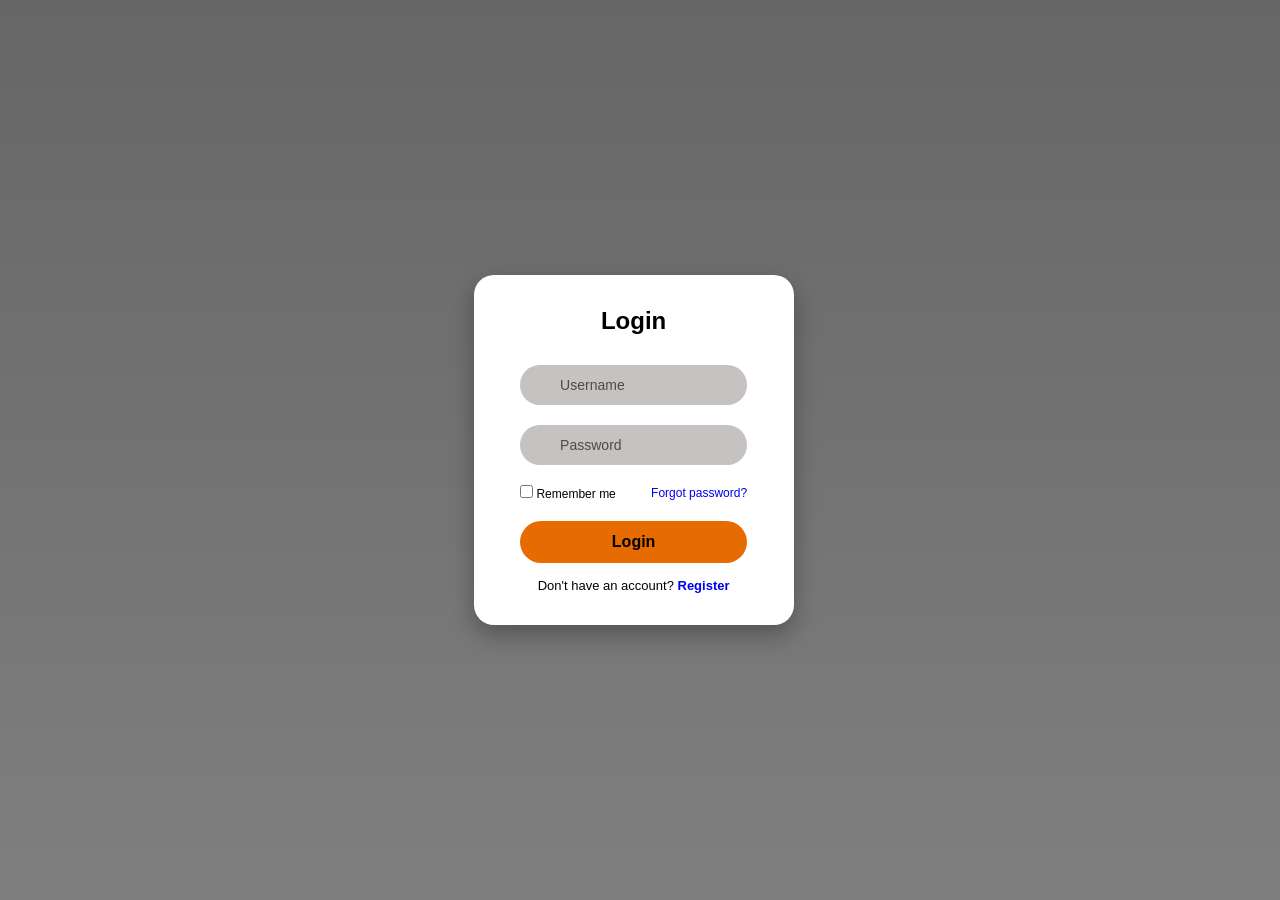
<file: index.html>
<!DOCTYPE html>
<html lang="en">
<head>
<meta charset="UTF-8">
<meta name="viewport" content="width=device-width, initial-scale=1.0">
<title>form</title>
<link rel="stylesheet" href="style.css">
</head>

<body>

<!-- Login Form -->
<div class="formCon">
  <div class="login-card">
    <h2>Login</h2>

    <form id="loginForm" action="home.html">
      
      <div class="input-group">
        <i class="fas fa-user"></i>
        <input type="text" id="username" placeholder="Username" required>
      </div>

      <div class="input-group">
        <i class="fas fa-lock"></i>
        <input type="password" id="password" placeholder="Password" required>
      </div>

      <div class="options">
        <label><input type="checkbox" id="rememberMe"> Remember me</label>
        <a href="#">Forgot password?</a>
      </div>

      <button type="submit">Login</button>

      <p class="register-text">
        Don't have an account? <a href="sign up.html">Register</a>
      </p>

    </form>
  </div>
</div>

<script src="script.js"></script>
</body>
</html>
</file>
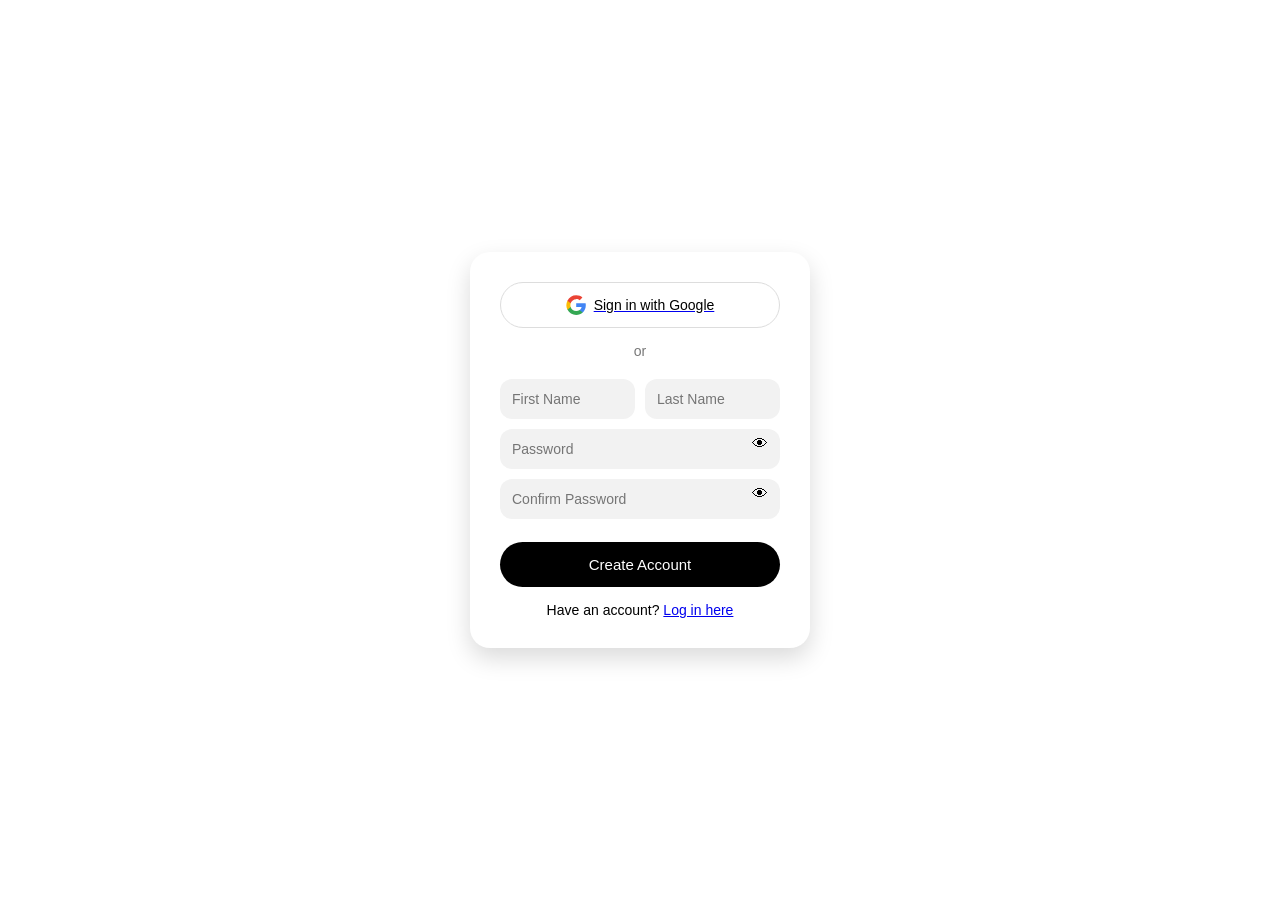
<file: sign up.html>
<!DOCTYPE html>
<html lang="en">
<head>
<meta charset="UTF-8">
<meta name="viewport" content="width=device-width, initial-scale=1.0">
<title>Signup Form</title>
<style>
*{
    margin:0;
    padding:0;
    box-sizing:border-box;
    font-family:Arial, Helvetica, sans-serif;
}

body{
    height:100vh;
    display:flex;
    justify-content:center;
    align-items:center;
    background-image: url("https://i.pinimg.com/736x/fc/39/ca/fc39caff68f41da8351c1ab52be3bd27.jpg");
    background-position: center;
    background-repeat: no-repeat;
    background-size: cover;
    
}

.container{
    width:340px;
    background:#fff;
    padding:30px;
    border-radius:20px;
    box-shadow:0 10px 25px rgba(0,0,0,0.15);
}

.google-btn{
    width:100%;
    padding:12px;
    border-radius:25px;
    border:1px solid #ddd;
    background:#fff;
    cursor:pointer;
    font-size:14px;
    margin-bottom:15px;
    display:flex;
    align-items:center;
    justify-content:center;
    gap:8px;
}

.google-btn svg{
    width:20px;
    height:20px;
}

.or{
    text-align:center;
    margin:10px 0;
    color:#777;
    font-size:14px;
}

.name-group{
    display:flex;
    gap:10px;
}

input{
    width:100%;
    padding:12px;
    border:none;
    background:#f2f2f2;
    border-radius:12px;
    margin-top:10px;
    font-size:14px;
}

.password-box{
    position:relative;
}

.eye{
    position:absolute;
    right:12px;
    top:50%;
    transform:translateY(-50%);
    cursor:pointer;
    user-select:none;
}

.create-btn{
    width:100%;
    padding:14px;
    border:none;
    background:black;
    color:white;
    border-radius:25px;
    font-size:15px;
    margin-top:15px;
    cursor:pointer;
}

.create-btn:hover{
    background:#222;
}

.login{
    text-align:center;
    margin-top:15px;
    font-size:14px;
}

.error{
    color:red;
    font-size:12px;
    margin-top:8px;
}
</style>
</head>
<body>
<div class="container">
<a href="home.html"><button class="google-btn">
    <svg viewBox="0 0 533.5 544.3">
        <path fill="#4285F4" d="M533.5 278.4c0-17.8-1.5-35-4.4-51.8H272v98h146.9c-6.3 34-25.2 62.8-53.6 82v68h86.7c50.7-46.7 81.5-115.7 81.5-196.2z"/>
        <path fill="#34A853" d="M272 544.3c72.6 0 133.5-24 178-65.3l-86.7-68c-24.1 16.1-55.1 25.7-91.3 25.7-70.3 0-129.9-47.3-151.2-111.2H33.3v69.7C77.8 490.1 169 544.3 272 544.3z"/>
        <path fill="#FBBC05" d="M120.8 323.5c-10.5-31.2-10.5-64.9 0-96.1V157.7H33.3c-38.5 75.7-38.5 166.1 0 241.8l87.5-76z"/>
        <path fill="#EA4335" d="M272 107.5c37.2 0 70.6 12.8 96.8 33.2l72.5-72.5C405.6 31.5 344.7 7.5 272 7.5 169 7.5 77.8 61.7 33.3 157.7l87.5 69.7c21.3-63.9 80.9-111.2 151.2-111.2z"/>
    </svg>
    Sign in with Google
</button></a>

<div class="or">or</div>

<form id="signupForm" action="home.html">
    <div class="name-group">
        <input type="text" id="fname" placeholder="First Name" required>
        <input type="text" id="lname" placeholder="Last Name" required>
    </div>

    <div class="password-box">
        <input type="password" id="password" placeholder="Password" required>
        <span class="eye" id="togglePassword">👁</span>
    </div>

    <div class="password-box">
        <input type="password" id="confirmPassword" placeholder="Confirm Password" required>
        <span class="eye" id="toggleConfirm">👁</span>
    </div>

    <p class="error" id="error"></p>

    <button class="create-btn" type="submit">Create Account</button>
</form>

<div class="login">
    Have an account? <a href="index.html">Log in here</a>
</div>

<script src="script.js"></script>
</body>
</html>
</file>
<file: style.css>
* {
  margin: 0;
  padding: 0;
  font-family: Arial, sans-serif;
  box-sizing: border-box;
}

/* Main container */
.main {
  width: 100%;
  height: 100vh;
  position: relative;
}

/* Navbar */
.navbar {
  width: 100%;
  height: 75px;
  padding: 0 80px;
  display: block;
  position: absolute;
  top: 0;
  left: 0;
  z-index: 3;
  background: transparent;
    margin-top: 20px;
}

.logo {
  width: 100px;
  height: 100px;
  float: left;
}

.logo img {
  width: 100%;
  height: 100%;
}
/* Shift menu closer to search */
.menu {
  list-style: none;
  float: left;
  margin-top: 30px;
  margin-left: 285px; /* Adjust to bring menu near search */
}

.menu li {
  display: inline-block;
  margin: 10px 10px;
}

.menu li a {
  text-decoration: none;
  color: white;
  font-weight: bold;
}

.menu li a:hover {
  color: #ff7200;
}

/* Search */
.search {
  float: right;
  margin-right: 20px;
  margin-top: 30px;
  gap: 10px;
}

.srch {
  width: 200px;
  height: 35px;
  padding-left: 10px;
  border: 1px solid #ff7200;
  background: transparent;
  color: white;
  border-radius: 10px;

}
.search ::placeholder { 
  color: whitesmoke;
}

.btn {
  background: #ff7200;
  border: none;
  padding: 8px 15px;
  color: white;
  cursor: pointer;
  border-radius: 10px;
  border: 1px solid #ff7200;
  
}

/* Slider */
.slider {
  position: relative;
  width: 100%;
  height: 100vh;
  overflow: hidden;
}

/* Slides container */
.slides {
  display: flex;
  width: 400%;
  height: 100%;
  animation: slide 16s linear infinite;
}

.slides img {
  width: 25%;
  height: 100vh;
  object-fit: cover;
  filter: brightness(50%);
}

/* Hero Text */
.text {
  position: absolute;
  top: 50%;
  left: 80px;
  transform: translateY(-50%);
  color: white;
  max-width: 750px;
}

.text h1 {
  font-size: 50px;
  margin-bottom: 10px;
  font-family: cursive;
}

.text p {
  font-size: 20px;
}

/* Login Form */
.formCon {
  height: 100vh;
  background: linear-gradient(rgba(0,0,0,0.6), rgba(0,0,0,0.5)),
url("https://i.pinimg.com/736x/fc/39/ca/fc39caff68f41da8351c1ab52be3bd27.jpg");
  background-size: cover;
  background-position: center;
  background-repeat: no-repeat;
  display: flex;
  align-items: center;
  justify-content: center;
}

/* Login Card */
.login-card {
  position: absolute;
  top: 50%;
  right: 38%;
  transform: translateY(-50%);
  width: 320px;
  height: 350px;
  padding: 20px 30px;
  background-color: white;
  border-radius: 20px;
  box-shadow: 0 10px 25px rgba(0,0,0,0.3);
  text-align: center;
  backdrop-filter: blur(10px); /* frosted glass effect */
  /* z-index: 1; */
  font-family: Arial, sans-serif;
    display: flex;
    flex-direction: column;
    align-items: center;
    justify-content: center;
}

/* Card heading */
.login-card h2 {
  margin-bottom: 30px;
  font-size: 24px;
  font-weight: bold;
}

/* Input group */
.input-group {
  position: relative;
  margin-bottom: 20px;
  border-radius: 30px;
  background-color: #c0bcbc;

}

.input-group i {
  position: absolute;
  left: 12px;
  top: 50%;
  transform: translateY(-50%);
  /* color: #fff; */
  opacity: 0.7;
}

.input-group input {
  width: 100%;
  padding: 12px 12px 12px 40px;
  border-radius: 25px;
  border: none;
  outline: none;
  background: rgba(228, 225, 225, 0.15);
  /* color: white; */
  font-size: 14px;
}

.input-group input::placeholder {
  color: rgba(27, 24, 24, 0.7);
}

/* Options row */
.options {
  display: flex;
  justify-content: space-between;
  align-items: center;
  font-size: 12px;
  margin-bottom: 20px;
}

.options a {
  /* color: #fff; */
  text-decoration: none;
}

.options a:hover {
  text-decoration: underline;
}

/* Login button */
.login-card button {
  width: 100%;
  padding: 12px;
  border: none;
  border-radius: 25px;
  background: #e66b00;
  color: black;
  font-size: 16px;
  font-weight: bold;
  cursor: pointer;
  transition: 0.3s;
}

.login-card button:hover {
  background-color: #e66b00;
}

/* Register text */
.register-text {
  margin-top: 15px;
  font-size: 13px;
}

.register-text a {
  /* color: #fff; */
  font-weight: bold;
  text-decoration: none;
}

.register-text a:hover {
  text-decoration: underline;
}

/* Slider Animation */
@keyframes slide {
  0%   { transform: translateX(0%); }
  20%  { transform: translateX(0%); }
  25%  { transform: translateX(-25%); }
  45%  { transform: translateX(-25%); }
  50%  { transform: translateX(-50%); }
  70%  { transform: translateX(-50%); }
  75%  { transform: translateX(-75%); }
  95%  { transform: translateX(-75%); }
  100% { transform: translateX(0%); }
}

/* card section */
section {
  background:linear-gradient(135deg,#C7EABB,#A2CB8B);
  padding: 10px;
}
.heading {
  background-color: rgb(183, 242, 183);
  height: 70px;
  width: 350px;
  margin: 30px auto;
  display: flex;
  justify-content: center;
  align-items: center;
  border-radius: 10px;
  box-shadow: 0 0 15px green;

}
.heading h2 {
  font-size: 34px;
  font-family: cursive;
  display: flex;
  align-items: center;
  justify-content: center;
}
.container {
  display: flex;
  flex-direction: row;
  justify-content: center;
  flex-wrap: wrap;
  gap: 80px;
}

.card {
  width: 300px;
  margin-bottom: 25px;
}

.card .card-inner {
  position: relative;
  height: 300px;
  border-radius: 25px;
  overflow: hidden;
}

.card .card-inner .box .img-box {
  position: absolute;
  inset: 0;
  transition: 0.3s all linear;
}

.card .card-inner .box .img-box:hover {
  transform: scale(1.1);
}

.card .card-inner .box .img-box img {
  width: 100%;
  height: 100%;
  object-fit: cover;
}

.icon {
  position: absolute;
  bottom: 0;
  right: 0;
  width: 80px;
  height: 80px;
  border-top-left-radius: 50px;
  padding: 12px;
  background-color: white;
}

.icon::after {
  position: absolute;
  content: "";
  top: -18px;
  right: 0;
  background: transparent;
  width: 18px;
  height: 18px;
  border-bottom-right-radius: 30px;
  box-shadow: 10px 10px 10px 5px #fff;
}

.icon::before {
  position: absolute;
  content: "";
  bottom: 0;
  left: -18px;
  background: transparent;
  width: 18px;
  height: 18px;
  border-bottom-right-radius: 30px;
  box-shadow: 10px 10px 0 10px #fff;
}

.icon span {
  transform: rotate(-40deg);
  display: flex;
  align-items: center;
  justify-content: center;
  width: 80px;
  height: 80px;
  border-radius: 50px;
  background-color: white;
  transition: 0.3s all linear;
}

.card:nth-child(1) .icon span {
  background-color: #d3b19a;
}

.card:nth-child(2) .icon span {
  background-color: #70b3b1;
}

.card:nth-child(3) .icon span {
  background-color: #d05fa2;
}

.icon i {
  color: white;
  font-size: 24px;
}
.icon:hover span {
  cursor: pointer;
  transform: scale(1.1);
}

.content h3 {
  font-size: 20px;
  margin-bottom: 0px;
  margin-top: 10px;
  text-align: center;
}

.choose{
    height: 40vh;
    display:flex;
    justify-content: center;
    align-items: center;
    background-color: rgb(171, 220, 171);
}

.left h3{
    margin-bottom:25px;
    text-align: center;
    font-size: 25px;
}

.list{
    display:flex;
    gap:90px;
}

.list ul{
    list-style:disc;
    color:#555;
}

.list li{
    margin-bottom:10px;
}

/* Footer Styles */
.footer {
  background:linear-gradient(rgba(0,0,0,0.8), rgba(0,0,0,0.8)),url("footer\ Img.png");
  background-position: center;
  background-repeat: no-repeat;
  background-size: cover;
  color: #fff;
  padding: 40px 20px;
  font-family: Arial, sans-serif;
}

.footer-container {
  display: grid;
  grid-template-columns: repeat(auto-fit, minmax(220px, 1fr));
  gap: 30px;
}

.footer-column h3 {
  margin-bottom: 15px;
  font-size: 18px;
  border-bottom: 2px solid #555;
  padding-bottom: 5px;
}

.footer-column p,
.footer-column a {
  color: #ccc;
  font-size: 15px;
  text-decoration: none;
  padding-bottom: 10px;
}

.footer-column a:hover {
  color: #fff;
}

.footer-column ul {
  list-style: none;
  padding: 0;
}

.footer-column ul li {
  margin-bottom: 8px;
}

.social-icons a {
  margin-right: 10px;
  color: #ccc;
  font-size: 20px;
  margin-top: 10px;
}

.social-icons a:hover {
  color: #fff;
}

.map-btn {
  margin-top: 10px;
  padding: 8px 12px;
  background: #444;
  color: #fff;
  border: none;
  cursor: pointer;
}

.map-btn:hover {
  background: #666;
}

/* Hamburger (hidden on desktop) */
.hamburger {
  display: none;
  flex-direction: column;
  cursor: pointer;
  position: absolute;
  right: 20px;
  top: 25px;
  z-index: 5;
  background-color: white;
  padding: 10px;
  border-radius: 50%;
}

.hamburger span {
  height: 3px;
  width: 30px;
  background: black;
  /* color: black; */
  margin: 2.5px 0;
  display: block;
  transition: 0.3s;
}

@media (max-width: 400px) {
  /* Navbar adjustments */
  .navbar {
    padding: 0 20px;
    height: auto;
    margin-top: 10px;
  }

  .logo {
    width: 70px;
    height: 70px;
  }

  .menu {
    float: none;
    margin: 10px 0;
    text-align: center;
  }

  .menu li {
    display: block;
    margin: 8px 0;
  }

  .search {
    display: none;
  }

  /* Hero text */
  .text {
    left: 20px;
    max-width: 90%;
  }

  .text h1 {
    font-size: 28px;
  }

  .text p {
    font-size: 14px;
  }


  /* Cards section */
  .container {
    flex-direction: column;       /* stack cards vertically */
    align-items: center;          /* center them horizontally */
    justify-content: center;      /* center vertically if needed */
    gap: 30px;
  }

  .card {
    width: 90%;                   /* shrink card width */
    max-width: 320px;             /* prevent it from being too wide */
    margin: 0 auto;               /* center card inside container */
  }

  /* Choose section */
  .choose {
    height: auto;
    padding: 20px;
    flex-direction: column;
  }

  .list {
    flex-direction: column;
    gap: 20px;
  }

  .login-card {
    position: relative;   /* remove absolute */
    top: auto;
    right: auto;
    transform: none;

    width: 90%;           /* responsive width */
    height: auto;         /* flexible height */
    padding: 20px;
    margin: 0 auto;       /* center horizontally */
  }

  .formCon {
    padding: 20px;        /* add spacing on sides */
  }

  .login-card h2 {
    font-size: 20px;
  }

  .input-group input {
    font-size: 13px;
    padding: 10px 10px 10px 38px;
  }

  .login-card button {
    font-size: 14px;
    padding: 10px;
  }

  .options {
    font-size: 11px;
  }


  /* Footer */
  .footer-container {
    grid-template-columns: 1fr;
    text-align: center;
  }

  .footer-column h3 {
    font-size: 16px;
  }

  .footer-column p,
  .footer-column a {
    font-size: 13px;
  }

  /* Hamburger menu visible */
  .hamburger {
    display: flex;
  }

  .menu {
    display: none; /* hidden until toggled */
    flex-direction: column;
    background: rgba(0,0,0,0.9);
    position: absolute;
    top: -20px;
    right: 0px;
    width: 50%;
    height: 100vh;
    text-align: center;
    padding: 10px 0;
  }

  .menu li {
    margin-top: 70px;
  }
}


/* ===============================
   MEDIA QUERY (MAX-WIDTH: 600px)
   =============================== */
@media (min-width: 400px) and (max-width:768px) {
  /* NAVBAR ON HERO */
   .navbar {
    display: flex;
    /* justify-content: space-between; */
    align-items: center;
    position: absolute;
    top: 0;
    left: 0;
    width: 100%;
    height: 100px;
    padding: 0 20px;
    /* background: rgba(0,0,0,0.6); */
    margin-top: 0;
  }

  /* LOGO LEFT */
  .logo {
    float: none;
    width: auto;
    height: auto;
  }

  .logo img {
    width: 60px;
    height: auto;
  }

  /* REMOVE HAMBURGER */
  .hamburger {
    display: flex;
  }

  /* HIDE SEARCH */
  .search {
    display: none;
  }

  /* Center hero text */
  .text {
    left: 50%;
    transform: translate(-50%, -50%);
    text-align: center;
  }

  .text h1 {
    font-size: 24px;
  }

  .text p {
    font-size: 14px;
  }
  /* Cards section */
  .container {
    flex-direction: row;
    flex-wrap: wrap;
    justify-content: center;
    gap: 50px;
  }

  .card {
    width: 350px;
    margin-bottom: 20px;
  }

  /* Choose section */
  .choose {
    height: auto;
    padding: 20px;
  }

  .list {
    flex-direction: column;
    gap: 10px;
  }

  .list ul {
    padding-left: 20px;
  }

  .login-card {
    position: relative;   /* remove absolute */
    top: auto;
    right: auto;
    transform: none;
    width: 300px;           /* responsive width */
    height: auto;         /* flexible height */
    padding: 20px;
    margin: 0 auto;       /* center horizontally */
  }

  .formCon {
    padding: 20px;        /* add spacing on sides */
  }

  .login-card h2 {
    font-size: 20px;
  }

  .input-group input {
    font-size: 13px;
    padding: 10px 10px 10px 38px;
  }

  .login-card button {
    font-size: 14px;
    padding: 10px;
  }

  .options {
    font-size: 11px;
  }

    .menu {
    display: none; /* hidden until toggled */
    flex-direction: column;
    background: rgba(0,0,0,0.9);
    position: absolute;
    top: -30px;
    right: 0px;
    width: 50%;
    height: 100vh;
    text-align: center;
    padding: 10px 0;
  }

  .menu li {
    margin-top: 70px;
    display: flex;
    flex-direction: column;
  }
}

@media (min-width:768px) and (max-width:1024px) {
  .navbar {
    display: flex;
    justify-content: space-between;
    align-items: center;
    top: 0;
    left: 0;
    width: 100%;
    height: 100px;
    padding: 0 20px; /* add some horizontal padding */
  }

  /* LOGO LEFT */
  .logo {
    width: 30%;
    height: auto;
    margin-top: 0;
  }

  .logo img {
    width: 100px;
    height: auto;
    margin: 0;
  }

  /* REMOVE HAMBURGER */
  .hamburger {
    display: none;
  }

  /* HIDE SEARCH */
  .search {
    display: none;
  }

  /* MENU ALIGN HORIZONTALLY WITH SPACE */
  .menu {
    display: flex;                 /* horizontal layout */
    justify-content: space-around; /* equal spacing */
    align-items: center;           /* vertical alignment */
    width: 60%;                    /* adjust menu width */
    margin: 0;
    padding: 0;
    list-style: none;
  }

  .menu li {
    display: inline-block;         /* keep items horizontal */
    padding: 0 15px;               /* horizontal spacing between items */
  }

  /* Center hero text */
  .text {
    left: 50%;
    transform: translate(-50%, -50%);
    text-align: center;
  }

  .text h1 {
    font-size: 35px;
  }

  .text p {
    font-size: 1p8x;
  }

  /* Cards section */
  .container {
    flex-direction: row;
    flex-wrap: wrap;
    justify-content: center;
    gap: 50px;
  }

  .card {
    width: 350px;
    margin-bottom: 20px;
  }

  /* Choose section */
  .choose {
    height: auto;
    padding: 20px;
  }

  .list {
    gap: 20px;
  }

  .list ul {
    padding-left: 20px;
  }

  /* Login card */
  .login-card {
    position: relative;
    top: auto;
    right: auto;
    transform: none;
    width: 300px;
    height: auto;
    padding: 20px;
    margin: 0 auto;
  }

  .formCon {
    padding: 20px;
  }

  .login-card h2 {
    font-size: 20px;
  }

  .input-group input {
    font-size: 13px;
    padding: 10px 10px 10px 38px;
  }

  .login-card button {
    font-size: 14px;
    padding: 10px;
  }

  .options {
    font-size: 11px;
  }
}
</file>
